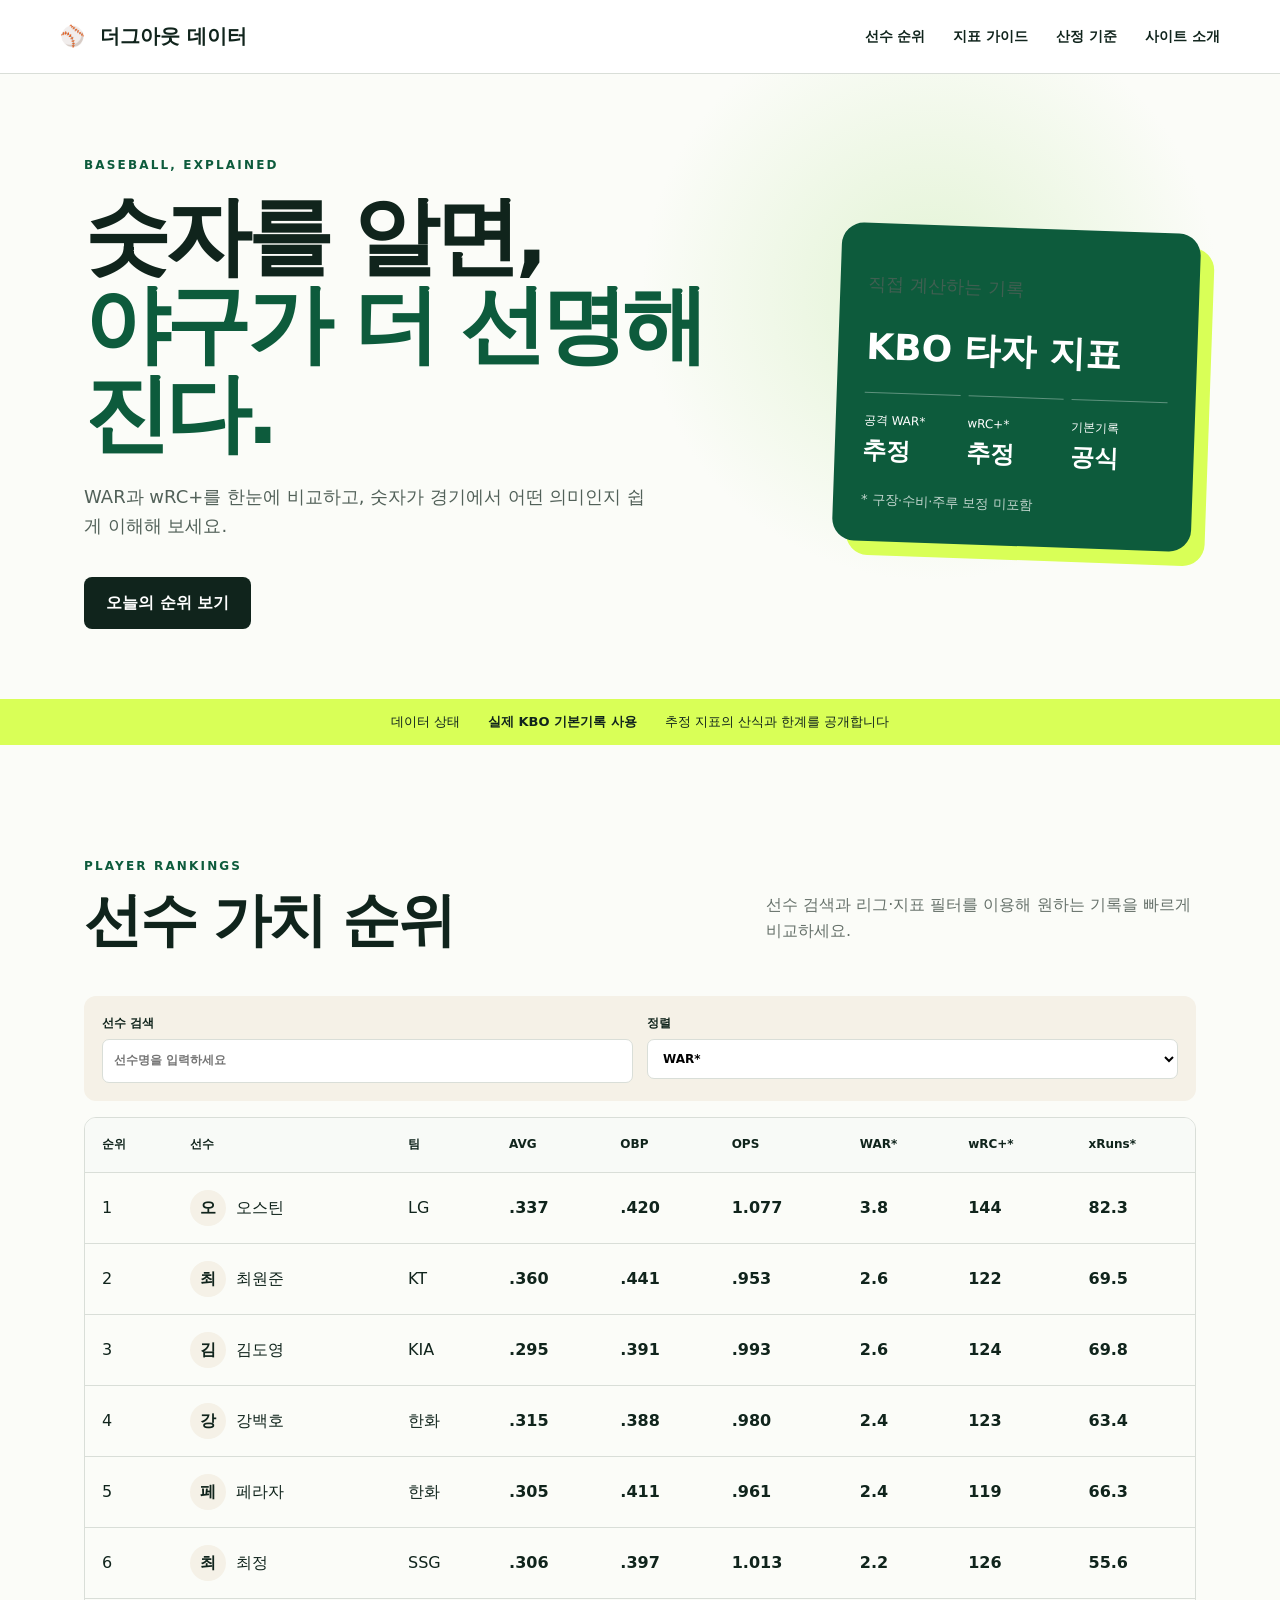
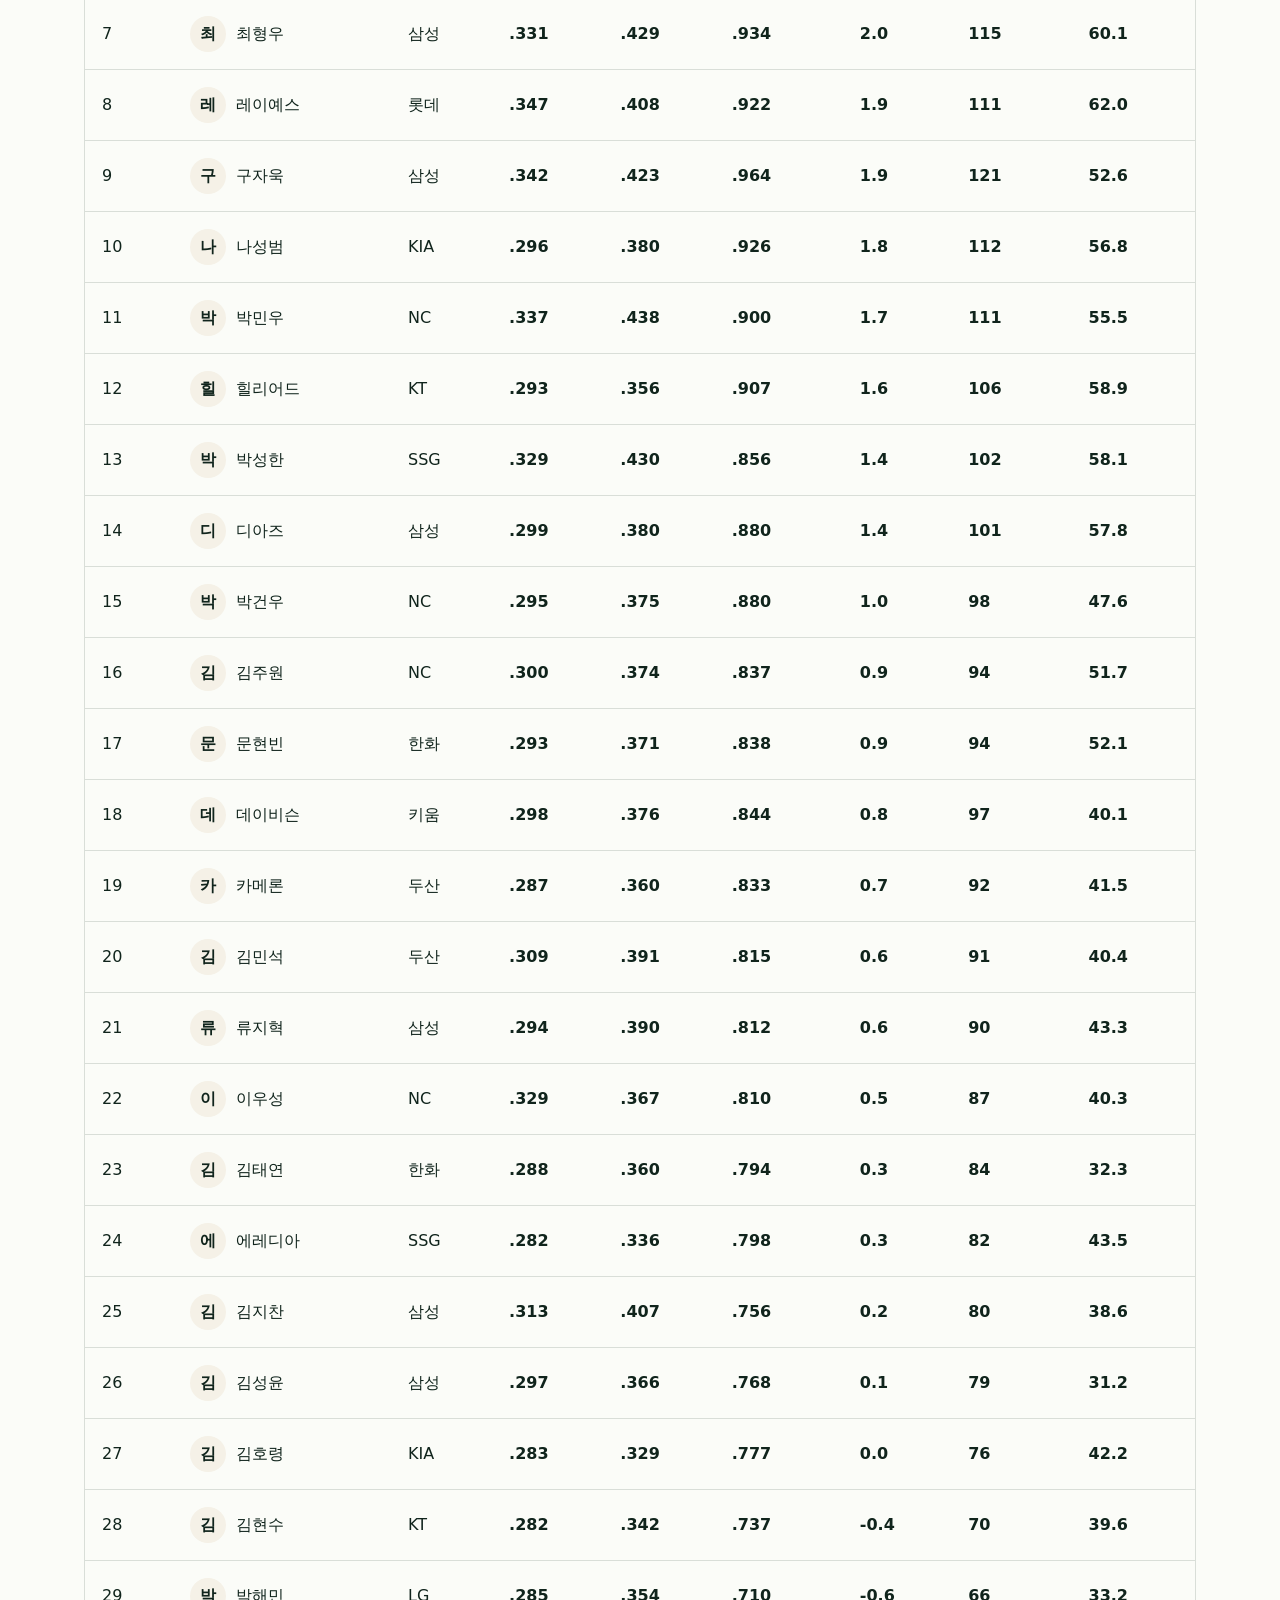
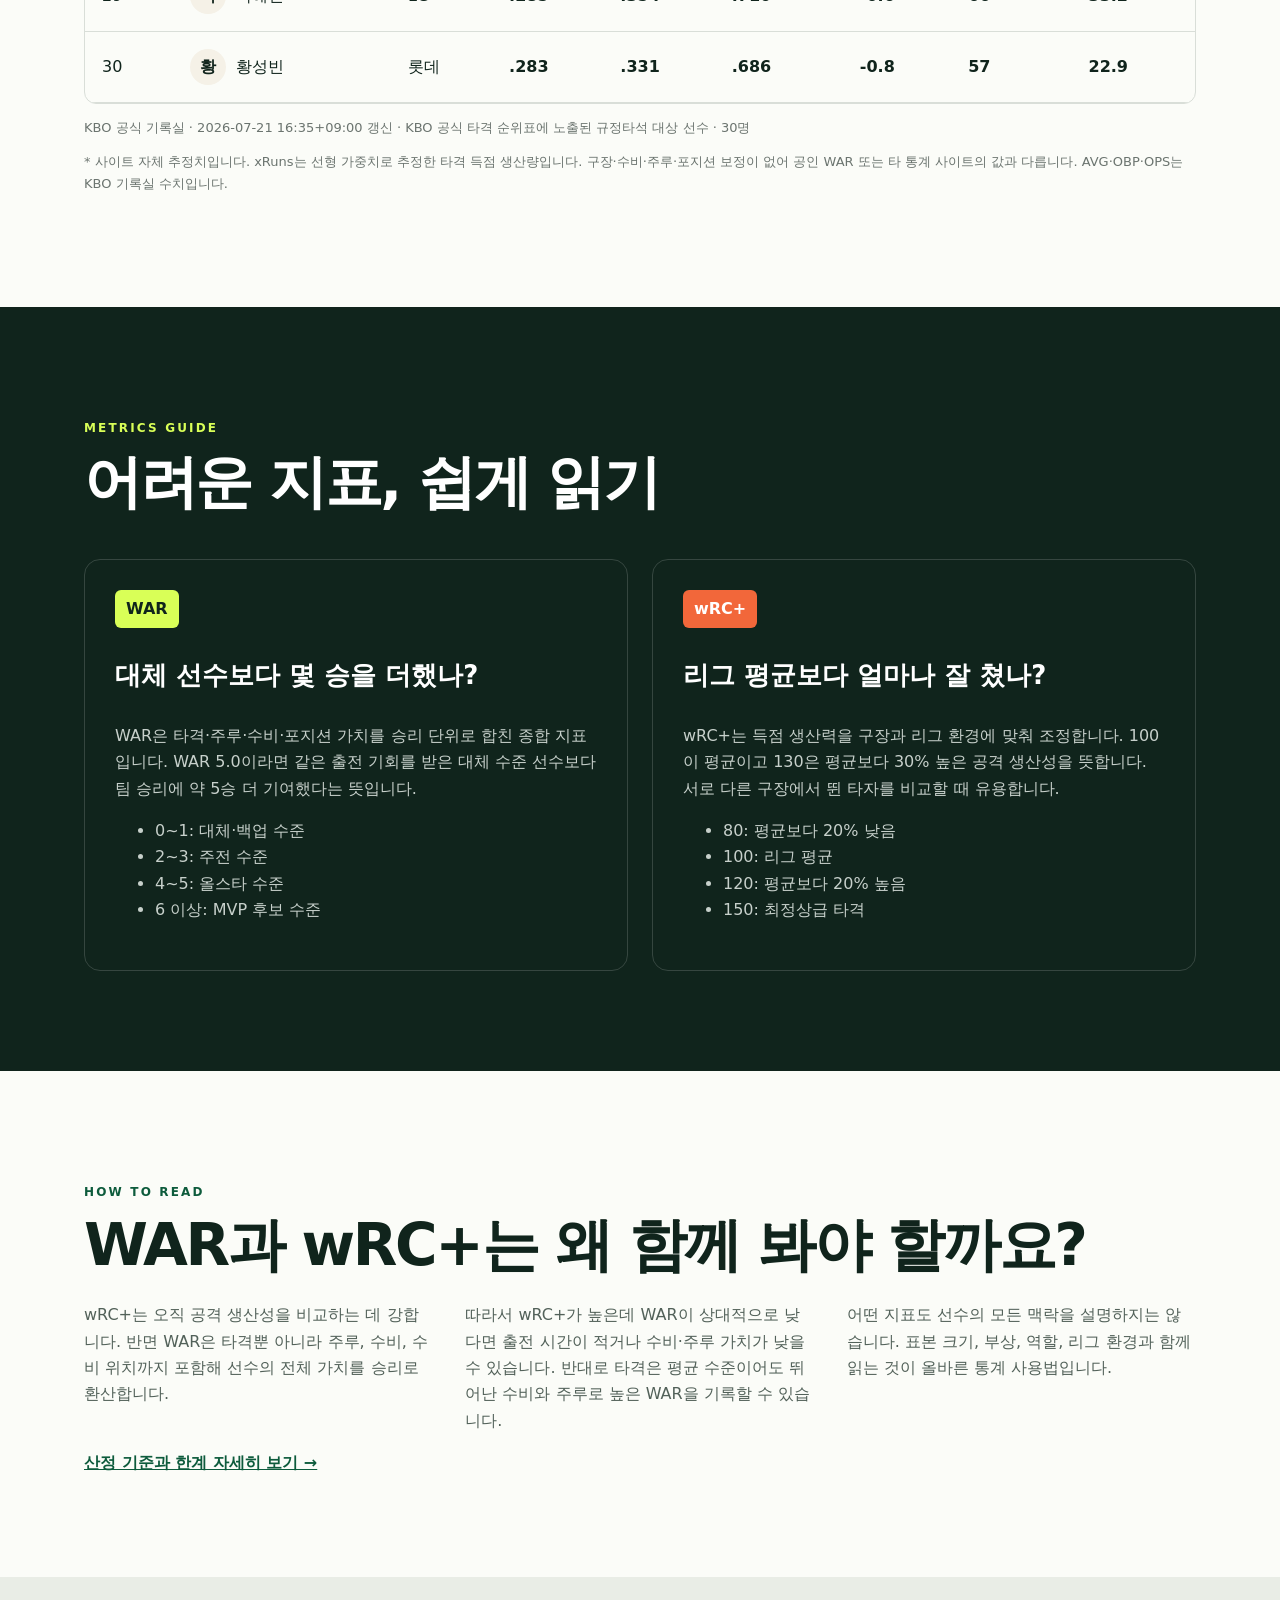
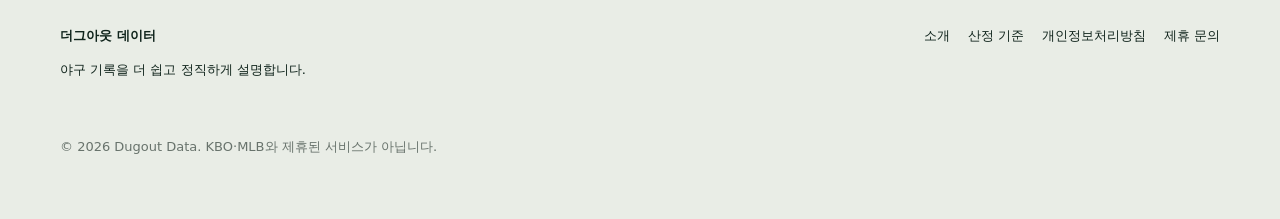
<file: index.html>
<!doctype html>
<html lang="ko">
<head>
  <meta charset="utf-8"><meta name="viewport" content="width=device-width,initial-scale=1">
  <meta name="description" content="WAR과 wRC+를 야구팬의 언어로 설명하고 비교하는 독립 야구 통계 서비스입니다.">
  <title>더그아웃 데이터 | WAR·wRC+ 야구 통계</title>
  <link rel="stylesheet" href="assets/styles.css">
  <script defer src="assets/app.js?v=20260721-3"></script>
</head>
<body>
  <a class="skip" href="#content">본문 바로가기</a>
  <header class="site-header">
    <a class="brand" href="index.html"><span>⚾</span> 더그아웃 데이터</a>
    <nav aria-label="주요 메뉴"><a href="#rankings">선수 순위</a><a href="#guide">지표 가이드</a><a href="methodology.html">산정 기준</a><a href="about.html">사이트 소개</a></nav>
  </header>

  <main id="content">
    <section class="hero">
      <div><p class="eyebrow">BASEBALL, EXPLAINED</p><h1>숫자를 알면,<br><em>야구가 더 선명해진다.</em></h1><p>WAR과 wRC+를 한눈에 비교하고, 숫자가 경기에서 어떤 의미인지 쉽게 이해해 보세요.</p><a class="button" href="#rankings">오늘의 순위 보기</a></div>
      <div class="score-card" aria-label="지표 안내"><p>직접 계산하는 기록</p><strong>KBO 타자 지표</strong><dl><div><dt>공격 WAR*</dt><dd>추정</dd></div><div><dt>wRC+*</dt><dd>추정</dd></div><div><dt>기본기록</dt><dd>공식</dd></div></dl><small>* 구장·수비·주루 보정 미포함</small></div>
    </section>

    <section class="ticker" aria-label="서비스 안내"><span>데이터 상태</span><strong>실제 KBO 기본기록 사용</strong><span>추정 지표의 산식과 한계를 공개합니다</span></section>

    <section id="rankings" class="section rankings">
      <div class="section-head"><div><p class="eyebrow">PLAYER RANKINGS</p><h2>선수 가치 순위</h2></div><p>선수 검색과 리그·지표 필터를 이용해 원하는 기록을 빠르게 비교하세요.</p></div>
      <div class="controls">
        <label>선수 검색<input id="search" type="search" placeholder="선수명을 입력하세요"></label>
        <label>정렬<select id="sort"><option value="owar">WAR*</option><option value="wrc">wRC+*</option><option value="xruns">xRuns*</option><option value="ops">OPS</option><option value="avg">타율</option></select></label>
      </div>
      <div class="table-wrap"><table><thead><tr><th>순위</th><th>선수</th><th>팀</th><th>AVG</th><th>OBP</th><th>OPS</th><th>WAR*</th><th>wRC+*</th><th>xRuns*</th></tr></thead><tbody id="stats-body">
        <tr><td>1</td><td><span class="player"><span class="avatar">오</span>오스틴</span></td><td>LG</td><td>.337</td><td>.420</td><td>1.077</td><td>3.8</td><td>144</td><td>82.3</td></tr>
      </tbody></table></div>
      <p id="data-meta" class="data-note">KBO 공식 기록실 · 규정타석 대상 선수 전원</p><p class="data-note">* 사이트 자체 추정치입니다. xRuns는 선형 가중치로 추정한 타격 득점 생산량입니다. 구장·수비·주루·포지션 보정이 없어 공인 WAR 또는 타 통계 사이트의 값과 다릅니다. AVG·OBP·OPS는 KBO 기록실 수치입니다.</p>
    </section>

    <section id="guide" class="section guide">
      <div class="section-head"><div><p class="eyebrow">METRICS GUIDE</p><h2>어려운 지표, 쉽게 읽기</h2></div></div>
      <div class="guide-grid">
        <article><span class="metric">WAR</span><h3>대체 선수보다 몇 승을 더했나?</h3><p>WAR은 타격·주루·수비·포지션 가치를 승리 단위로 합친 종합 지표입니다. WAR 5.0이라면 같은 출전 기회를 받은 대체 수준 선수보다 팀 승리에 약 5승 더 기여했다는 뜻입니다.</p><ul><li>0~1: 대체·백업 수준</li><li>2~3: 주전 수준</li><li>4~5: 올스타 수준</li><li>6 이상: MVP 후보 수준</li></ul></article>
        <article><span class="metric orange">wRC+</span><h3>리그 평균보다 얼마나 잘 쳤나?</h3><p>wRC+는 득점 생산력을 구장과 리그 환경에 맞춰 조정합니다. 100이 평균이고 130은 평균보다 30% 높은 공격 생산성을 뜻합니다. 서로 다른 구장에서 뛴 타자를 비교할 때 유용합니다.</p><ul><li>80: 평균보다 20% 낮음</li><li>100: 리그 평균</li><li>120: 평균보다 20% 높음</li><li>150: 최정상급 타격</li></ul></article>
      </div>
    </section>

    <section class="section story"><p class="eyebrow">HOW TO READ</p><h2>WAR과 wRC+는 왜 함께 봐야 할까요?</h2><div class="story-grid"><p>wRC+는 오직 공격 생산성을 비교하는 데 강합니다. 반면 WAR은 타격뿐 아니라 주루, 수비, 수비 위치까지 포함해 선수의 전체 가치를 승리로 환산합니다.</p><p>따라서 wRC+가 높은데 WAR이 상대적으로 낮다면 출전 시간이 적거나 수비·주루 가치가 낮을 수 있습니다. 반대로 타격은 평균 수준이어도 뛰어난 수비와 주루로 높은 WAR을 기록할 수 있습니다.</p><p>어떤 지표도 선수의 모든 맥락을 설명하지는 않습니다. 표본 크기, 부상, 역할, 리그 환경과 함께 읽는 것이 올바른 통계 사용법입니다.</p></div><a class="text-link" href="methodology.html">산정 기준과 한계 자세히 보기 →</a></section>
  </main>

  <footer><div><strong>더그아웃 데이터</strong><p>야구 기록을 더 쉽고 정직하게 설명합니다.</p></div><nav><a href="about.html">소개</a><a href="methodology.html">산정 기준</a><a href="privacy.html">개인정보처리방침</a><a href="contact.html">제휴 문의</a></nav><p>© 2026 Dugout Data. KBO·MLB와 제휴된 서비스가 아닙니다.</p></footer>
</body></html>
</file>
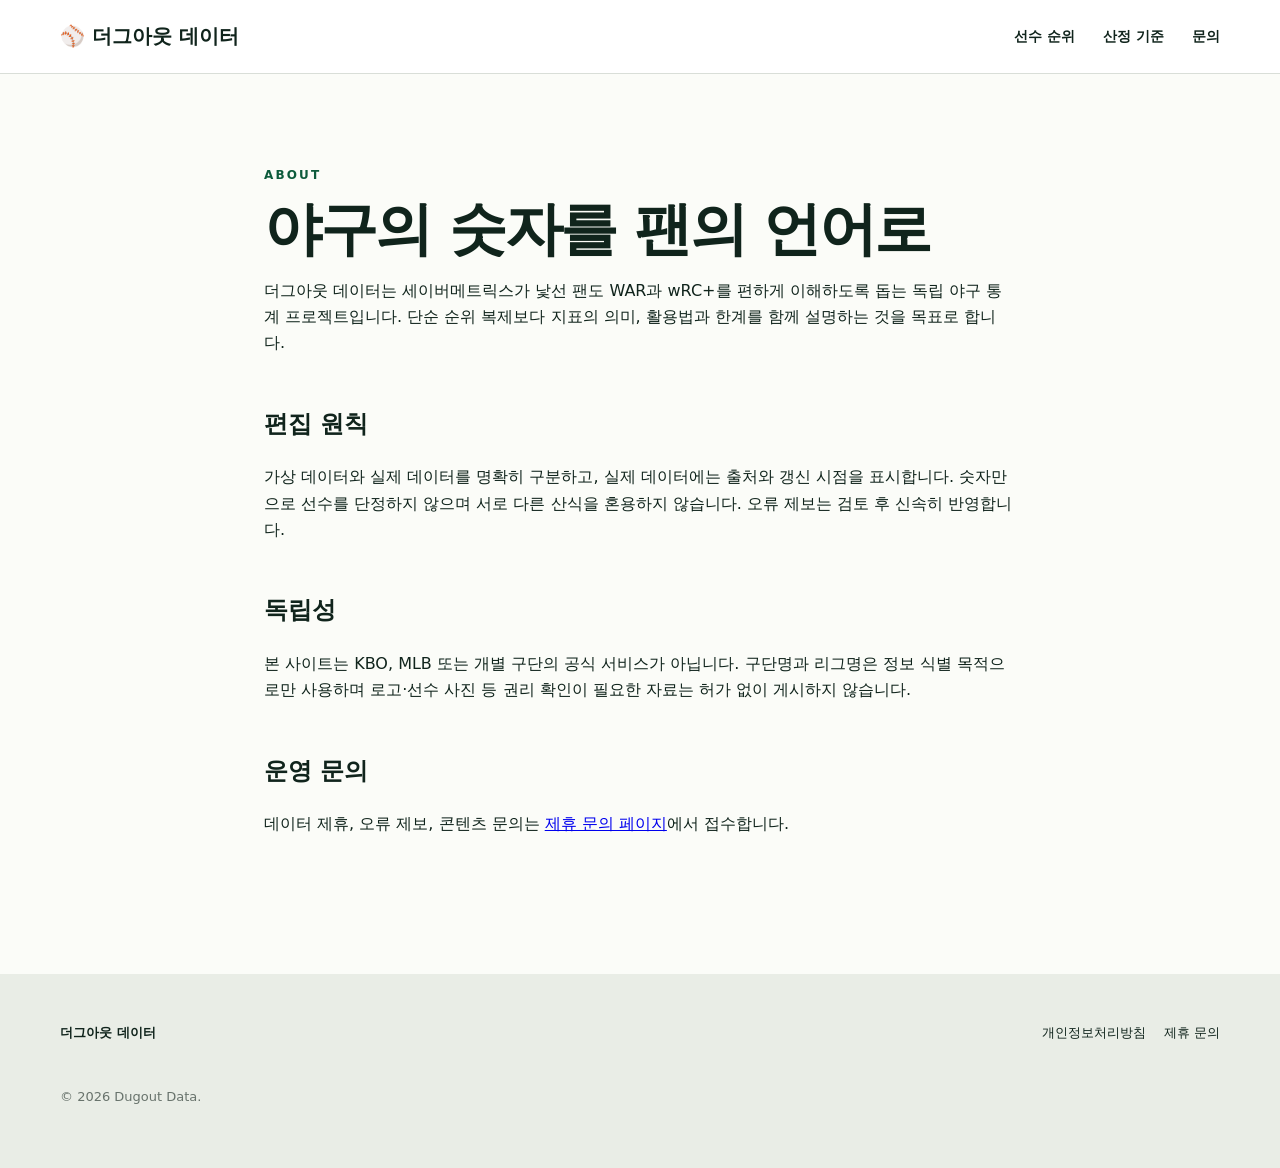
<file: about.html>
<!doctype html><html lang="ko"><head><meta charset="utf-8"><meta name="viewport" content="width=device-width,initial-scale=1"><title>사이트 소개 | 더그아웃 데이터</title><link rel="stylesheet" href="assets/styles.css"></head><body><header class="site-header"><a class="brand" href="index.html">⚾ 더그아웃 데이터</a><nav><a href="index.html#rankings">선수 순위</a><a href="methodology.html">산정 기준</a><a href="contact.html">문의</a></nav></header><main class="page"><p class="eyebrow">ABOUT</p><h1>야구의 숫자를 팬의 언어로</h1><p>더그아웃 데이터는 세이버메트릭스가 낯선 팬도 WAR과 wRC+를 편하게 이해하도록 돕는 독립 야구 통계 프로젝트입니다. 단순 순위 복제보다 지표의 의미, 활용법과 한계를 함께 설명하는 것을 목표로 합니다.</p><h2>편집 원칙</h2><p>가상 데이터와 실제 데이터를 명확히 구분하고, 실제 데이터에는 출처와 갱신 시점을 표시합니다. 숫자만으로 선수를 단정하지 않으며 서로 다른 산식을 혼용하지 않습니다. 오류 제보는 검토 후 신속히 반영합니다.</p><h2>독립성</h2><p>본 사이트는 KBO, MLB 또는 개별 구단의 공식 서비스가 아닙니다. 구단명과 리그명은 정보 식별 목적으로만 사용하며 로고·선수 사진 등 권리 확인이 필요한 자료는 허가 없이 게시하지 않습니다.</p><h2>운영 문의</h2><p>데이터 제휴, 오류 제보, 콘텐츠 문의는 <a href="contact.html">제휴 문의 페이지</a>에서 접수합니다.</p></main><footer><div><strong>더그아웃 데이터</strong></div><nav><a href="privacy.html">개인정보처리방침</a><a href="contact.html">제휴 문의</a></nav><p>© 2026 Dugout Data.</p></footer></body></html>
</file>
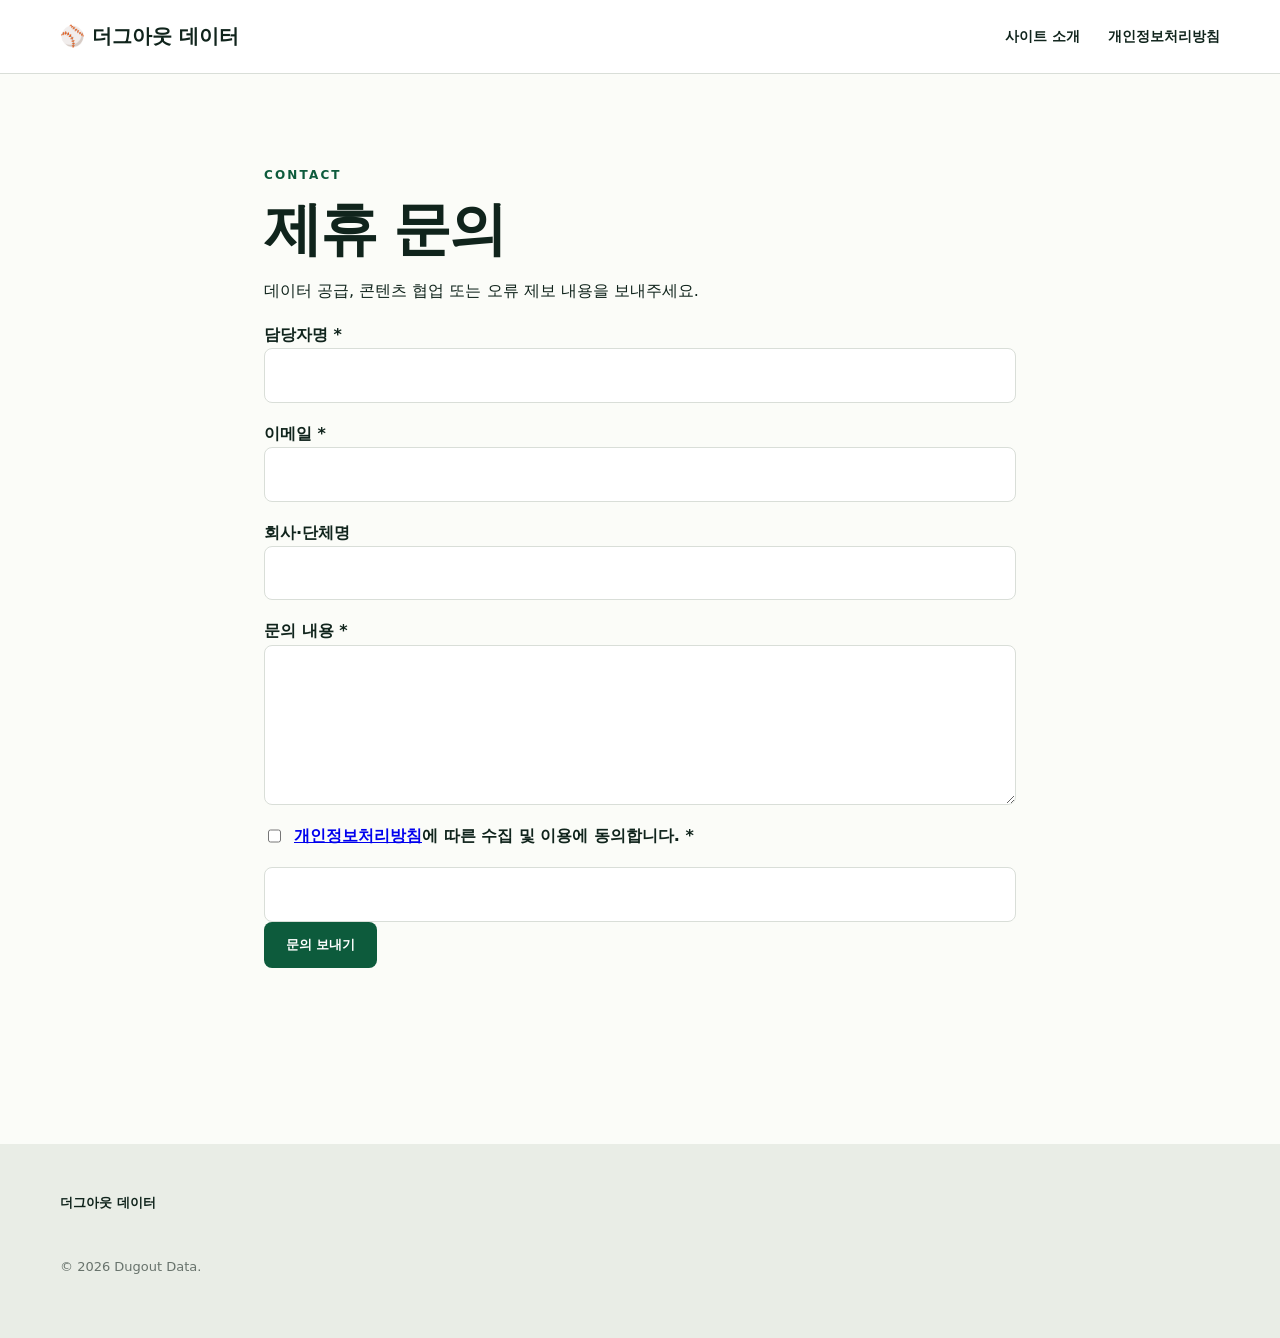
<file: contact.html>
<!doctype html><html lang="ko"><head><meta charset="utf-8"><meta name="viewport" content="width=device-width,initial-scale=1"><title>제휴 문의 | 더그아웃 데이터</title><link rel="stylesheet" href="assets/styles.css"></head><body><header class="site-header"><a class="brand" href="index.html">⚾ 더그아웃 데이터</a><nav><a href="about.html">사이트 소개</a><a href="privacy.html">개인정보처리방침</a></nav></header><main class="page"><p class="eyebrow">CONTACT</p><h1>제휴 문의</h1><p>데이터 공급, 콘텐츠 협업 또는 오류 제보 내용을 보내주세요.</p><form class="contact-form" id="contact" action="https://formspree.io/f/mykrpglb" method="POST"><label>담당자명 *<input name="name" autocomplete="name" required></label><label>이메일 *<input type="email" name="email" autocomplete="email" required></label><label>회사·단체명<input name="company" autocomplete="organization"></label><label>문의 내용 *<textarea name="message" required></textarea></label><label class="consent"><input type="checkbox" name="privacy_consent" value="동의" required><span><a href="privacy.html">개인정보처리방침</a>에 따른 수집 및 이용에 동의합니다. *</span></label><input type="text" name="_gotcha" hidden><button type="submit">문의 보내기</button><p class="status" role="status"></p></form></main><footer><div><strong>더그아웃 데이터</strong></div><p>© 2026 Dugout Data.</p></footer><script>const f=document.querySelector('#contact'),s=f.querySelector('.status'),b=f.querySelector('button');f.addEventListener('submit',async e=>{e.preventDefault();b.disabled=true;b.textContent='전송 중...';try{const r=await fetch(f.action,{method:'POST',body:new FormData(f),headers:{Accept:'application/json'}});if(!r.ok)throw 0;f.reset();s.className='status success';s.textContent='문의가 접수되었습니다.'}catch{s.className='status error';s.textContent='전송하지 못했습니다. 잠시 후 다시 시도해 주세요.'}finally{b.disabled=false;b.textContent='문의 보내기'}});</script></body></html>
</file>
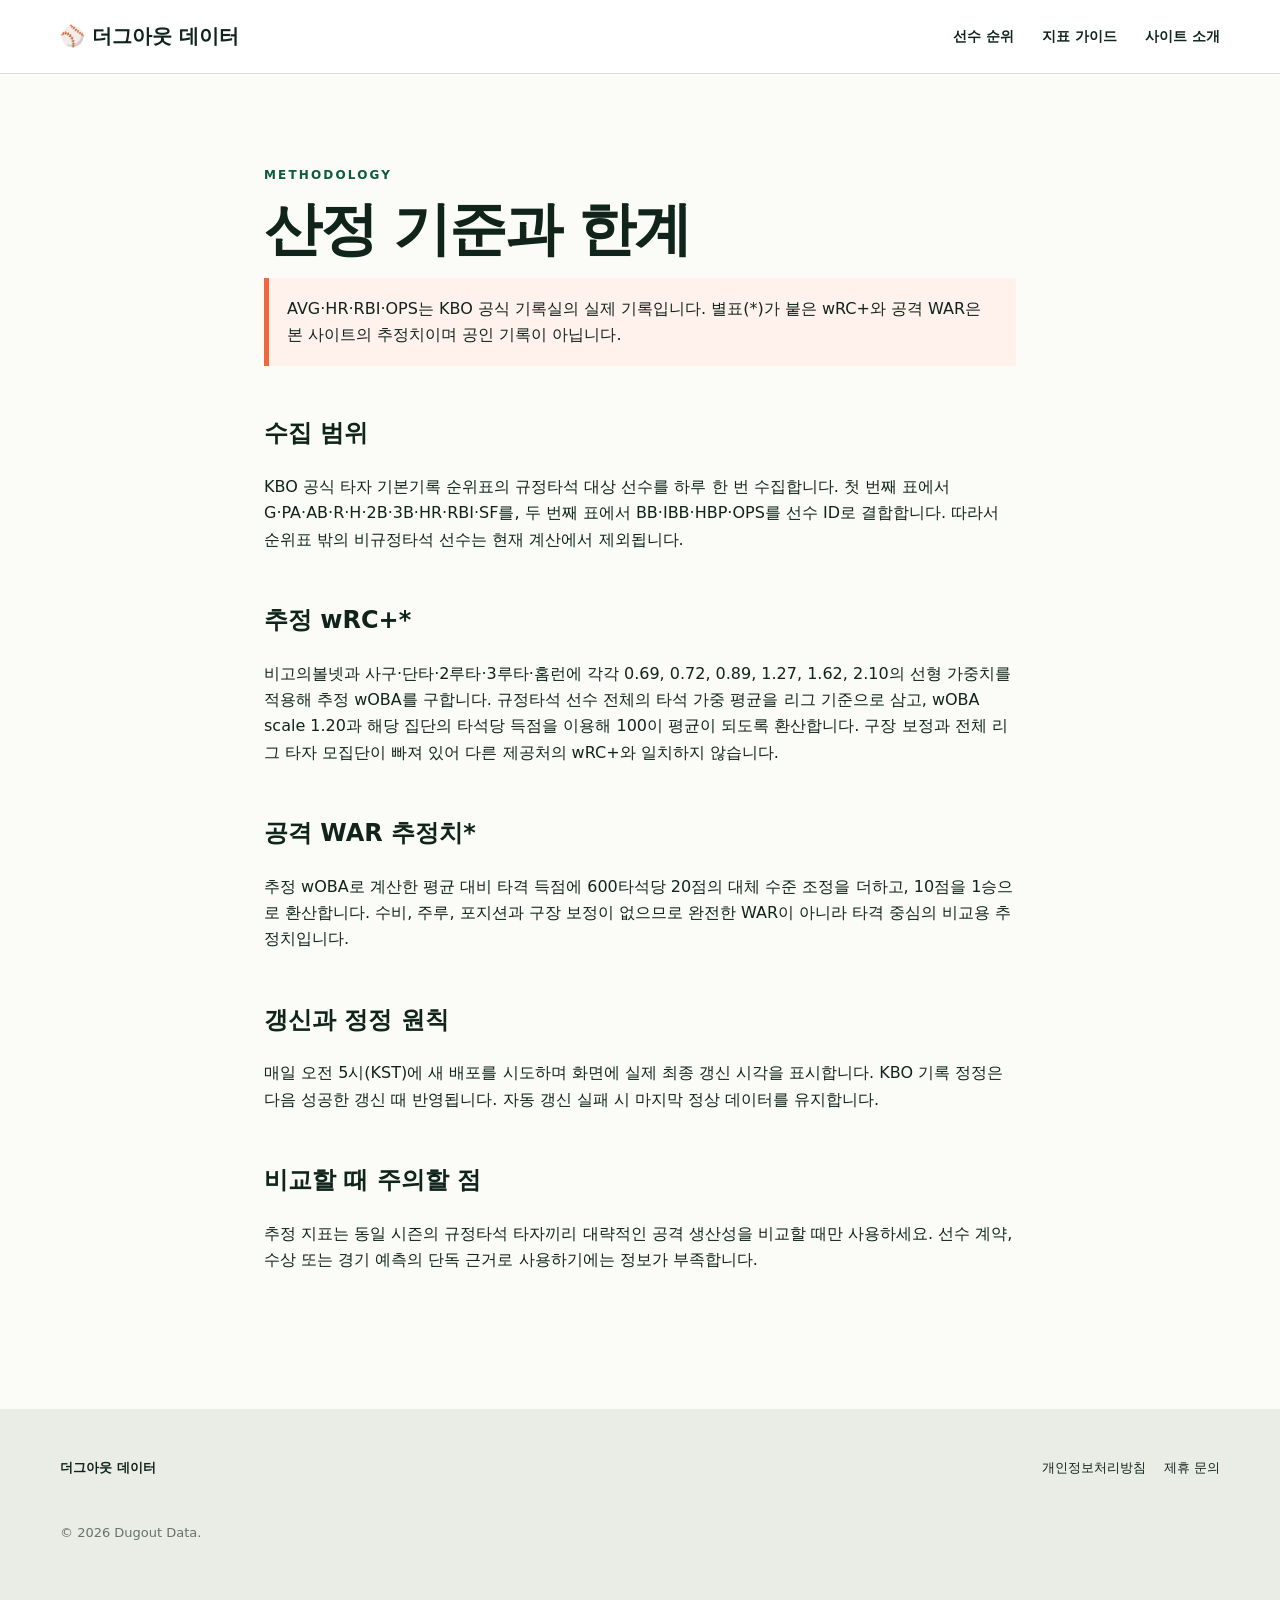
<file: methodology.html>
<!doctype html><html lang="ko"><head><meta charset="utf-8"><meta name="viewport" content="width=device-width,initial-scale=1"><meta name="description" content="더그아웃 데이터의 KBO 기록 수집 범위와 추정 wRC+, 공격 WAR 계산법"><title>산정 기준 | 더그아웃 데이터</title><link rel="stylesheet" href="assets/styles.css"></head><body><header class="site-header"><a class="brand" href="index.html">⚾ 더그아웃 데이터</a><nav><a href="index.html#rankings">선수 순위</a><a href="index.html#guide">지표 가이드</a><a href="about.html">사이트 소개</a></nav></header><main class="page"><p class="eyebrow">METHODOLOGY</p><h1>산정 기준과 한계</h1><p class="notice">AVG·HR·RBI·OPS는 KBO 공식 기록실의 실제 기록입니다. 별표(*)가 붙은 wRC+와 공격 WAR은 본 사이트의 추정치이며 공인 기록이 아닙니다.</p><h2>수집 범위</h2><p>KBO 공식 타자 기본기록 순위표의 규정타석 대상 선수를 하루 한 번 수집합니다. 첫 번째 표에서 G·PA·AB·R·H·2B·3B·HR·RBI·SF를, 두 번째 표에서 BB·IBB·HBP·OPS를 선수 ID로 결합합니다. 따라서 순위표 밖의 비규정타석 선수는 현재 계산에서 제외됩니다.</p><h2>추정 wRC+*</h2><p>비고의볼넷과 사구·단타·2루타·3루타·홈런에 각각 0.69, 0.72, 0.89, 1.27, 1.62, 2.10의 선형 가중치를 적용해 추정 wOBA를 구합니다. 규정타석 선수 전체의 타석 가중 평균을 리그 기준으로 삼고, wOBA scale 1.20과 해당 집단의 타석당 득점을 이용해 100이 평균이 되도록 환산합니다. 구장 보정과 전체 리그 타자 모집단이 빠져 있어 다른 제공처의 wRC+와 일치하지 않습니다.</p><h2>공격 WAR 추정치*</h2><p>추정 wOBA로 계산한 평균 대비 타격 득점에 600타석당 20점의 대체 수준 조정을 더하고, 10점을 1승으로 환산합니다. 수비, 주루, 포지션과 구장 보정이 없으므로 완전한 WAR이 아니라 타격 중심의 비교용 추정치입니다.</p><h2>갱신과 정정 원칙</h2><p>매일 오전 5시(KST)에 새 배포를 시도하며 화면에 실제 최종 갱신 시각을 표시합니다. KBO 기록 정정은 다음 성공한 갱신 때 반영됩니다. 자동 갱신 실패 시 마지막 정상 데이터를 유지합니다.</p><h2>비교할 때 주의할 점</h2><p>추정 지표는 동일 시즌의 규정타석 타자끼리 대략적인 공격 생산성을 비교할 때만 사용하세요. 선수 계약, 수상 또는 경기 예측의 단독 근거로 사용하기에는 정보가 부족합니다.</p></main><footer><div><strong>더그아웃 데이터</strong></div><nav><a href="privacy.html">개인정보처리방침</a><a href="contact.html">제휴 문의</a></nav><p>© 2026 Dugout Data.</p></footer></body></html>
</file>
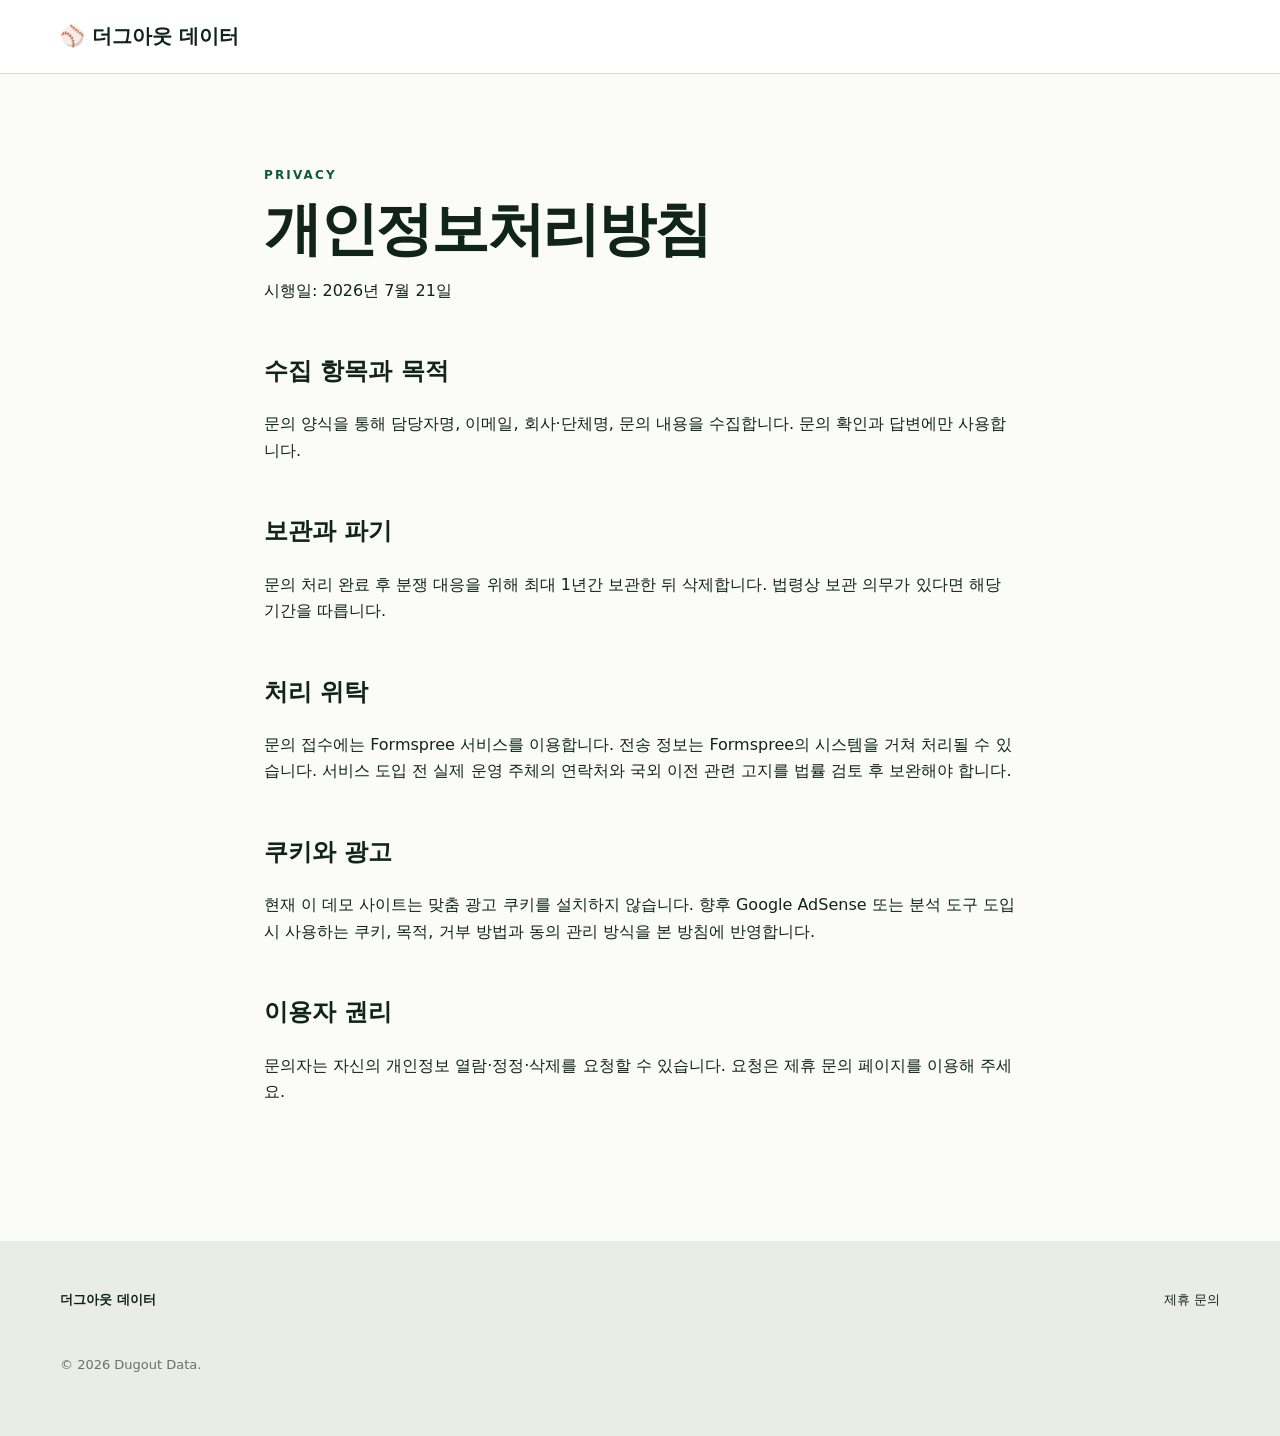
<file: privacy.html>
<!doctype html><html lang="ko"><head><meta charset="utf-8"><meta name="viewport" content="width=device-width,initial-scale=1"><title>개인정보처리방침 | 더그아웃 데이터</title><link rel="stylesheet" href="assets/styles.css"></head><body><header class="site-header"><a class="brand" href="index.html">⚾ 더그아웃 데이터</a></header><main class="page"><p class="eyebrow">PRIVACY</p><h1>개인정보처리방침</h1><p>시행일: 2026년 7월 21일</p><h2>수집 항목과 목적</h2><p>문의 양식을 통해 담당자명, 이메일, 회사·단체명, 문의 내용을 수집합니다. 문의 확인과 답변에만 사용합니다.</p><h2>보관과 파기</h2><p>문의 처리 완료 후 분쟁 대응을 위해 최대 1년간 보관한 뒤 삭제합니다. 법령상 보관 의무가 있다면 해당 기간을 따릅니다.</p><h2>처리 위탁</h2><p>문의 접수에는 Formspree 서비스를 이용합니다. 전송 정보는 Formspree의 시스템을 거쳐 처리될 수 있습니다. 서비스 도입 전 실제 운영 주체의 연락처와 국외 이전 관련 고지를 법률 검토 후 보완해야 합니다.</p><h2>쿠키와 광고</h2><p>현재 이 데모 사이트는 맞춤 광고 쿠키를 설치하지 않습니다. 향후 Google AdSense 또는 분석 도구 도입 시 사용하는 쿠키, 목적, 거부 방법과 동의 관리 방식을 본 방침에 반영합니다.</p><h2>이용자 권리</h2><p>문의자는 자신의 개인정보 열람·정정·삭제를 요청할 수 있습니다. 요청은 제휴 문의 페이지를 이용해 주세요.</p></main><footer><div><strong>더그아웃 데이터</strong></div><nav><a href="contact.html">제휴 문의</a></nav><p>© 2026 Dugout Data.</p></footer></body></html>
</file>
<file: assets/styles.css>
:root{--ink:#10241c;--green:#0d5b3c;--lime:#d9ff57;--cream:#f5f1e7;--line:#d9ded8;--orange:#f2673a;font-family:Pretendard,"Noto Sans KR",system-ui,sans-serif;color:var(--ink);background:#fbfcf8}*{box-sizing:border-box}html{scroll-behavior:smooth}body{margin:0;line-height:1.65}.skip{position:absolute;left:-9999px}.skip:focus{left:10px;top:10px;background:#fff;padding:8px;z-index:10}.site-header{height:74px;display:flex;align-items:center;justify-content:space-between;padding:0 max(24px,calc((100% - 1160px)/2));border-bottom:1px solid var(--line);background:#fff;position:sticky;top:0;z-index:5}.brand{font-weight:900;font-size:20px}.brand span{margin-right:8px}.site-header nav,.site-header a,footer a{color:inherit;text-decoration:none}.site-header nav{display:flex;gap:28px;font-size:14px;font-weight:700}.hero{min-height:570px;display:grid;grid-template-columns:1.5fr .8fr;gap:80px;align-items:center;max-width:1160px;margin:auto;padding:70px 24px;background:radial-gradient(circle at 75% 35%,#e2f3d4,transparent 30%)}.eyebrow{font-size:12px;font-weight:900;letter-spacing:.18em;color:var(--green)}h1{font-size:clamp(48px,7vw,86px);line-height:1.03;letter-spacing:-.055em;margin:16px 0 24px}h1 em{color:var(--green);font-style:normal}.hero>div>p:not(.eyebrow){font-size:18px;color:#526159;max-width:570px}.button{display:inline-block;margin-top:18px;padding:13px 22px;border-radius:8px;background:var(--ink);color:#fff;text-decoration:none;font-weight:800}.score-card{background:var(--green);color:#fff;border-radius:22px;padding:28px;box-shadow:14px 14px 0 var(--lime);transform:rotate(2deg)}.score-card>p,.score-card small{opacity:.75}.score-card>strong{font-size:36px}.score-card dl{display:grid;grid-template-columns:repeat(3,1fr);gap:8px}.score-card dl div{padding-top:18px;border-top:1px solid #ffffff55}.score-card dt{font-size:12px}.score-card dd{font-size:24px;font-weight:900;margin:0}.ticker{background:var(--lime);display:flex;justify-content:center;gap:28px;padding:12px 24px;font-size:13px}.section{max-width:1160px;margin:auto;padding:100px 24px}.section-head{display:flex;justify-content:space-between;align-items:end;margin-bottom:36px}.section-head h2,.story h2,.page h1{font-size:clamp(34px,5vw,58px);line-height:1.1;letter-spacing:-.04em;margin:8px 0}.section-head>p{max-width:430px;color:#66716a}.controls{display:flex;gap:14px;padding:18px;background:var(--cream);border-radius:12px;margin-bottom:16px}.controls label{font-size:12px;font-weight:800;flex:1}.controls input,.controls select{display:block;width:100%;margin-top:5px;padding:11px;border:1px solid var(--line);border-radius:7px;background:#fff;font:inherit}.table-wrap{overflow:auto;border:1px solid var(--line);border-radius:12px}table{border-collapse:collapse;width:100%;min-width:650px}th,td{text-align:left;padding:17px;border-bottom:1px solid var(--line)}th{font-size:12px;background:#f8faf7}td:nth-child(n+4){font-weight:900}.player{display:flex;align-items:center;gap:10px}.avatar{width:36px;height:36px;display:grid;place-items:center;border-radius:50%;background:var(--cream);font-weight:900}.data-note{font-size:13px;color:#6b746f}.guide{background:var(--ink);color:#fff;max-width:none;padding-left:max(24px,calc((100% - 1112px)/2));padding-right:max(24px,calc((100% - 1112px)/2))}.guide .eyebrow{color:var(--lime)}.guide-grid{display:grid;grid-template-columns:1fr 1fr;gap:24px}.guide article{border:1px solid #ffffff28;border-radius:16px;padding:30px}.guide h3{font-size:26px}.guide p,.guide li{color:#c7d0cb}.metric{display:inline-block;background:var(--lime);color:var(--ink);padding:6px 11px;border-radius:6px;font-weight:900}.metric.orange{background:var(--orange);color:#fff}.story-grid{display:grid;grid-template-columns:repeat(3,1fr);gap:32px;color:#526159}.text-link{color:var(--green);font-weight:900}.page{max-width:800px;margin:auto;padding:80px 24px 120px}.page h2{margin-top:48px}.notice{padding:18px;border-left:5px solid var(--orange);background:#fff1eb}.contact-form label{display:block;font-weight:800;margin:18px 0}.contact-form input,.contact-form textarea{display:block;width:100%;padding:13px;border:1px solid var(--line);border-radius:8px;font:inherit}.contact-form textarea{min-height:160px}.contact-form button{padding:14px 22px;background:var(--green);color:#fff;border:0;border-radius:8px;font-weight:900}.consent{display:flex!important;gap:10px}.consent input{width:auto}.status{min-height:24px}.success{color:var(--green)}.error{color:#b42318}footer{padding:48px max(24px,calc((100% - 1160px)/2));background:#e9ede6;display:grid;grid-template-columns:1fr auto;gap:30px;font-size:13px}footer nav{display:flex;gap:18px}footer>p{grid-column:1/-1;color:#68736c}@media(max-width:760px){.site-header nav{display:none}.hero{grid-template-columns:1fr;gap:35px}.score-card{transform:none}.ticker{display:block;text-align:center}.ticker>*{display:block}.section{padding-top:70px;padding-bottom:70px}.section-head,.controls{display:block}.controls label{display:block;margin:10px}.guide-grid,.story-grid{grid-template-columns:1fr}footer{grid-template-columns:1fr}footer nav{flex-wrap:wrap}}
</file>
